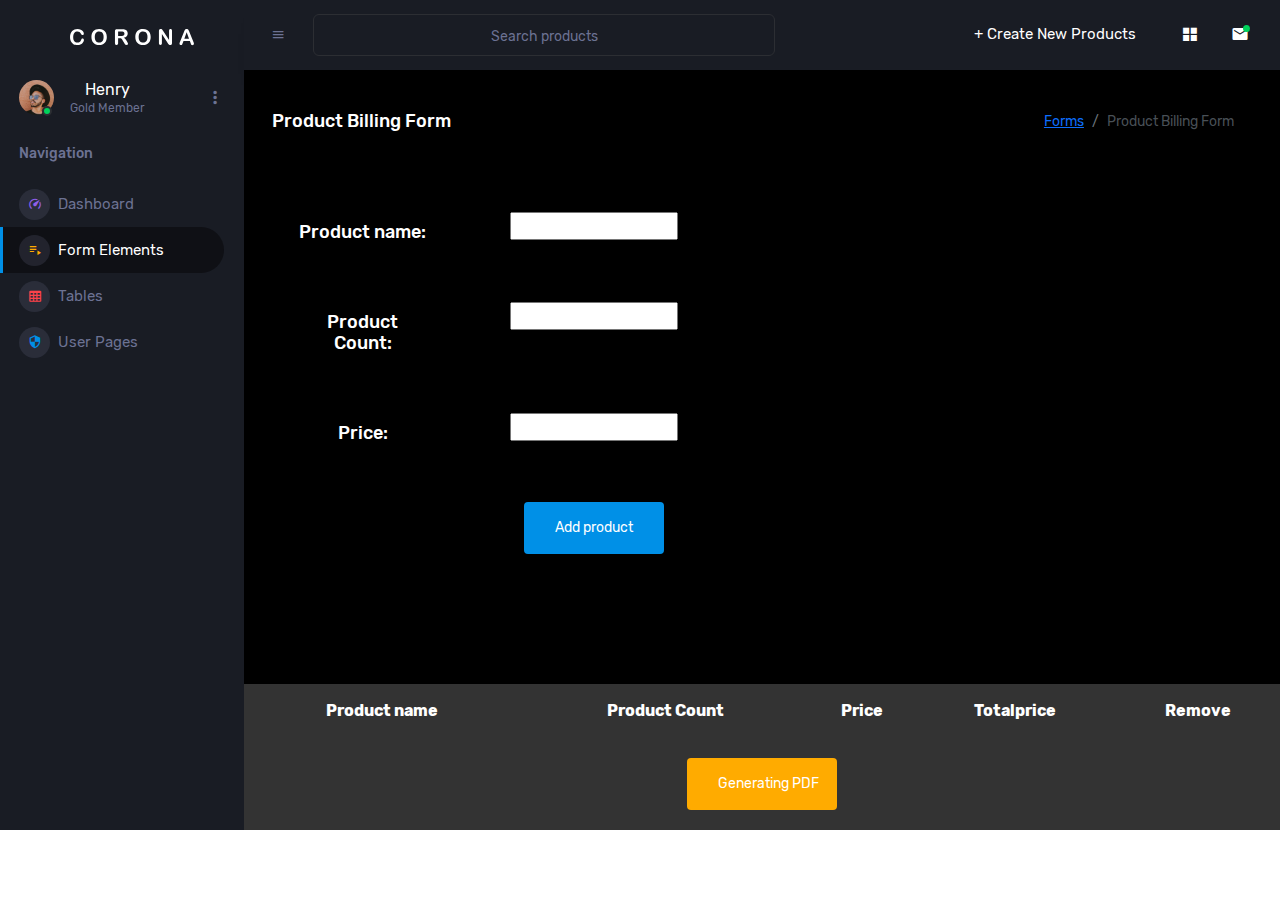
<file: pages/forms/basic_elements.html>
<!DOCTYPE html>
<html lang="en">
  <head>
    <!-- Required meta tags -->
    <meta charset="utf-8">
    <meta name="viewport" content="width=device-width, initial-scale=1, shrink-to-fit=no">
    <title>Electronic products</title>
    <!-- plugins:css -->
    <link rel="stylesheet" href="../../assets/vendors/mdi/css/materialdesignicons.min.css">
    <link rel="stylesheet" href="../../assets/vendors/ti-icons/css/themify-icons.css">
    <link rel="stylesheet" href="../../assets/vendors/css/vendor.bundle.base.css">
    <link rel="stylesheet" href="../../assets/vendors/font-awesome/css/font-awesome.min.css">
    <!-- endinject -->
    <!-- Plugin css for this page -->
    <link rel="stylesheet" href="../../assets/vendors/select2/select2.min.css">
    <link rel="stylesheet" href="../../assets/vendors/select2-bootstrap-theme/select2-bootstrap.min.css">
    <!-- End plugin css for this page -->
    <!-- inject:css -->
    <!-- endinject -->
    <!-- Layout styles -->
    <link rel="stylesheet" href="../../assets/css/style.css">
    <!-- End layout styles -->
    <link rel="shortcut icon" href="../../assets/images/favicon.png" />
    <link rel="stylesheet" href="../../pages/forms/form.css"/>
    <style>
      #none{
        display: block;
      }

    </style>
  </head>
  <body>
    <div class="bgcolor">
    <div class="container-scroller">
      <!-- partial:../../partials/_sidebar.html -->
      <nav class="sidebar sidebar-offcanvas" id="sidebar">
        <div class="sidebar-brand-wrapper d-none d-lg-flex align-items-center justify-content-center fixed-top">
          <a class="sidebar-brand brand-logo" href="../../index.html"><img src="../../assets/images/logo.svg" alt="logo" /></a>
          <a class="sidebar-brand brand-logo-mini" href="../../index.html"><img src="../../assets/images/logo-mini.svg" alt="logo" /></a>
        </div>
        <ul class="nav">
          <li class="nav-item profile">
            <div class="profile-desc">
              <div class="profile-pic">
                <div class="count-indicator">
                  <img class="img-xs rounded-circle " src="../../assets/images/faces/face15.jpg" alt="">
                  <span class="count bg-success"></span>
                </div>
                <div class="profile-name">
                  <h5 class="mb-0 font-weight-normal">Henry </h5>
                  <span>Gold Member</span>
                </div>
              </div>
              <a href="#" id="profile-dropdown" data-bs-toggle="dropdown"><i class="mdi mdi-dots-vertical"></i></a>
              <div class="dropdown-menu dropdown-menu-right sidebar-dropdown preview-list" aria-labelledby="profile-dropdown">
                <a href="#" class="dropdown-item preview-item">
                  <div class="preview-thumbnail">
                    <div class="preview-icon bg-dark rounded-circle">
                      <i class="mdi mdi-cog text-primary"></i>
                    </div>
                  </div>
                  <div class="preview-item-content">
                    <p class="preview-subject ellipsis mb-1 text-small">Account settings</p>
                  </div>
                </a>
                <div class="dropdown-divider"></div>
                <a href="#" class="dropdown-item preview-item">
                  <div class="preview-thumbnail">
                    <div class="preview-icon bg-dark rounded-circle">
                      <i class="mdi mdi-onepassword  text-info"></i>
                    </div>
                  </div>
                  <div class="preview-item-content">
                    <p class="preview-subject ellipsis mb-1 text-small">Change Password</p>
                  </div>
                </a>
                <div class="dropdown-divider"></div>
                <a href="#" class="dropdown-item preview-item">
                  <div class="preview-thumbnail">
                    <div class="preview-icon bg-dark rounded-circle">
                      <i class="mdi mdi-calendar-today text-success"></i>
                    </div>
                  </div>
                  <div class="preview-item-content">
                    <p class="preview-subject ellipsis mb-1 text-small">To-do list</p>
                  </div>
                </a>
              </div>
            </div>
          </li>
          <li class="nav-item nav-category">
            <span class="nav-link">Navigation</span>
          </li>
          <li class="nav-item menu-items">
            <a class="nav-link" href="../../index.html">
              <span class="menu-icon">
                <i class="mdi mdi-speedometer"></i>
              </span>
              <span class="menu-title">Dashboard</span>
            </a>
          </li>
  
          <li class="nav-item menu-items">
            <a class="nav-link" href="../../pages/forms/basic_elements.html">
              <span class="menu-icon">
                <i class="mdi mdi-playlist-play"></i>
              </span>
              <span class="menu-title">Form Elements</span>
              <i class="menu-arrow"></i>
            </a>
          </li>
          <li class="nav-item menu-items">
            <a class="nav-link" href="../../pages/tables/basic-table.html">
              <span class="menu-icon">
                <i class="mdi mdi-table-large"></i>
              </span>
              <span class="menu-title">Tables</span>
              <i class="menu-arrow"></i>
            </a>
          </li>
         
          <li class="nav-item menu-items">
            <a class="nav-link" data-bs-toggle="collapse" href="#auth" aria-expanded="false" aria-controls="auth">
              <span class="menu-icon">
                <i class="mdi mdi-security"></i>
              </span>
              <span class="menu-title">User Pages</span>
              <i class="menu-arrow"></i>
            </a>
            <div class="collapse" id="auth">
              <ul class="nav flex-column sub-menu">
                <li class="nav-item"> <a class="nav-link" href="../../pages/samples/login.html"> Login </a></li>
                <li class="nav-item"> <a class="nav-link" href="../../pages/samples/register.html"> Register </a></li>
               
              </ul>
            </div>
          </li>
        
        </ul>
      </nav>
      <!-- partial -->
      <div class="container-fluid page-body-wrapper">
        <!-- partial:../../partials/_navbar.html -->
        <nav class="navbar p-0 fixed-top d-flex flex-row">
          <div class="navbar-brand-wrapper d-flex d-lg-none align-items-center justify-content-center">
            <a class="navbar-brand brand-logo-mini" href="../../index.html"><img src="../../../assets/images/logo-mini.svg" alt="logo" /></a>
          </div>
          <div class="navbar-menu-wrapper flex-grow d-flex align-items-stretch">
            <button class="navbar-toggler navbar-toggler align-self-center" type="button" data-toggle="minimize">
              <span class="mdi mdi-menu"></span>
            </button>
            <ul class="navbar-nav w-100">
              <li class="nav-item w-100">
                <form class="nav-link mt-2 mt-md-0 d-none d-lg-flex search">
                  <input type="text" class="form-control" placeholder="Search products">
                </form>
              </li>
            </ul>
            <ul class="navbar-nav navbar-nav-right">
              <li class="nav-item dropdown d-none d-lg-block">
                <a class="nav-link btn btn-success create-new-button" id="createbuttonDropdown" data-bs-toggle="dropdown" aria-expanded="false" href="#">+ Create New Products</a>
                <div class="dropdown-menu dropdown-menu-end navbar-dropdown preview-list" aria-labelledby="createbuttonDropdown">
                  <h6 class="p-3 mb-0">Products</h6>
                  <div class="dropdown-divider"></div>
                  <a class="dropdown-item preview-item">
                    <div class="preview-thumbnail">
                      <div class="preview-icon bg-dark rounded-circle">
                        <i class="mdi mdi-file-outline text-primary"></i>
                      </div>
                    </div>
                    <div class="preview-item-content">
                      <p class="preview-subject ellipsis mb-1">washing machine</p>
                    </div>
                  </a>
                  <div class="dropdown-divider"></div>
                  <a class="dropdown-item preview-item">
                    <div class="preview-thumbnail">
                      <div class="preview-icon bg-dark rounded-circle">
                        <i class="mdi mdi-web text-info"></i>
                      </div>
                    </div>
                    <div class="preview-item-content">
                      <p class="preview-subject ellipsis mb-1">Fridge</p>
                    </div>
                  </a>
                  <div class="dropdown-divider"></div>
                  <a class="dropdown-item preview-item">
                    <div class="preview-thumbnail">
                      <div class="preview-icon bg-dark rounded-circle">
                        <i class="mdi mdi-layers text-danger"></i>
                      </div>
                    </div>
                    <div class="preview-item-content">
                      <p class="preview-subject ellipsis mb-1">Air cooler</p>
                    </div>
                  </a>
                  <div class="dropdown-divider"></div>
                  <p class="p-3 mb-0 text-center">See all products</p>
                </div>
              </li>
              <li class="nav-item nav-settings d-none d-lg-block">
                <a class="nav-link" href="#">
                  <i class="mdi mdi-view-grid"></i>
                </a>
              </li>
              <li class="nav-item dropdown border-left">
                <a class="nav-link count-indicator dropdown-toggle" id="messageDropdown" href="#" data-bs-toggle="dropdown" aria-expanded="false">
                  <i class="mdi mdi-email"></i>
                  <span class="count bg-success"></span>
                </a>
               
        </nav>
        <!-- partial -->
        
        <div class="main-panel">
          <div class="content-wrapper">
            <div class="page-header">
              <h3 class="page-title"> Product Billing Form </h3>
              <nav aria-label="breadcrumb">
                <ol class="breadcrumb">
                  <li class="breadcrumb-item"><a href="#">Forms</a></li>
                  <li class="breadcrumb-item active" aria-current="page">Product Billing Form</li>
                </ol>
              </nav>
            </div>
            <div class="bbcolor">
                <div class="col-md-6 grid-margin stretch-card">
                <div class="card">
                  <div class="card-body">
                    <!-- <h4 class="card-title">Billing  Form</h4> -->
                    <p class="card-description"> 
                      <div class="form-group row">
                        <label for="exampleInputUsername2" class="col-sm-4 col-form-label"><h4>Product name:</h4></label>
                        <div class="col-sm-8">
                          <input type="text" placeholder="" id="productname">
                        </div>
                      </div>
                      <div class="form-group row">
                         <label for="exampleInputEmail2" class="col-sm-4 col-form-label"><h4>Product Count:</h4></label>
                        <div class="col-sm-8">
                         <input type="number" placeholder="" id="quantity">
                        </div>
                      </div>
                      <div class="form-group row">
                        <label for="exampleInputMobile" class="col-sm-4 col-form-label"><h4>Price:</h4></label>
                        <div class="col-sm-8">
                          <input type="number" placeholder="" id="price">
                        </div>
                      </div>
                      <div class="form-group row">
                        <label for="exampleInputMobile" class="col-sm-4 col-form-label"><h4></h4></label>
                        <div class="col-sm-8">
                          <button type="submit" id="button" class="btn btn-primary">Add product</button>
                        </div>
                      </div>
                  </div>
                  </div>
                  </div>
                </div>
              </div>
           
              <table id="tableclone">
                <thead>
                    <tr>
                        <th>Product name</th>
                        <th>Product Count</th>
                        <th>Price</th>
                        <th>Totalprice</th>
                        <th id="none">Remove</th>



        
                    </tr>
                </thead>
                <tbody id="datapass">
                  </tbody>
            </table>
              <button id="geneatebtn" class="btn btn-warning">Generating PDF</button>
            <script>
                let buttontag = document.getElementById('button');
                buttontag.addEventListener("click",()=>{
                    let productname = document.getElementById("productname")
                    let quantity = document.getElementById("quantity")
                    let price = document.getElementById("price")
                    console.log(productname.value);
                    console.log(quantity.value);
                    console.log(price.value);
        
                    let datapass = document.getElementById("datapass")
                    console.log("Calculationcount",datapass.rows.length);
                    
                    let rowcheck = datapass.insertRow(datapass.rows.length)
                    console.log("rowcheck",rowcheck);
                     let productnametd = rowcheck.insertCell(0)   
                     console.log(productnametd);
                             
                    let productquantitytd = rowcheck.insertCell(1)
                    let pricetd = rowcheck.insertCell(2)
                    let totaltd = rowcheck.insertCell(3)
                    let removebtn = rowcheck.insertCell(4)
                    productnametd.innerHTML = productname.value
                    productquantitytd.innerHTML = quantity.value
                    pricetd.innerHTML = price.value
                    totaltd.innerHTML = price.value * quantity.value
                    removebtn.innerHTML = '<button type="submit" onclick={removefunction(this)} class="btn btn-danger mb-2">Remove</button>'
        
                })
        
                function removefunction(params) {
                 console.log(params);
                 let rowdata = params.parentNode.parentNode;
                 console.log(rowdata);
                 let removeddata = rowdata.parentNode.removeChild(rowdata);
                 console.log(removeddata);    

                    
                }
                let geneatebtn = document.getElementById("geneatebtn");
                geneatebtn.addEventListener("click",function generatingpdf(e){
                    e.preventDefault();
                    let none = document.getElementById("none")
                    none.style.display="none"
                    


                    
                    let product_table = document.getElementById("tableclone").cloneNode(true)
                    var rows = product_table.getElementsByTagName('tr');
                            for (var i = 0; i < rows.length; i++) { 
                            var cells = rows[i].getElementsByTagName('td');
                            if (cells.length > 0) { 
                             rows[i].deleteCell(cells.length - 1);  
                            }}
                     
                    let entire_table = product_table.outerHTML
                    let newtab = window.open('','_blank');
                    newtab.document.write('<head><style>');
                        newtab.document.write('body { font-family: Arial, sans-serif; }');
                        newtab.document.write('table { border-collapse: collapse; width: 100%; margin-bottom: 20px; }');
                        newtab.document.write('th, td { border: 1px solid #ddd; padding: 8px; text-align: left; }');
                        newtab.document.write('th { background-color: #f2f2f2; }');
                        newtab.document.write('#totalAmount { font-weight: bold; }');
                        newtab.document.write('#invoiceTitle { text-align: center; font-size: 24px; margin-bottom: 20px; }');
                        newtab.document.write('</style>');
                        newtab.document.write('</head><body>');
                            newtab.document.write('<h2 id="invoiceTitle">generate Bill</h2>');
                            newtab.document.write(entire_table);
                            newtab.document.close();
                            newtab.print();
    
                    none.style.display="block"
                })
       
                </script>
              
      
             
          <!-- content-wrapper ends -->
          <!-- partial:../../partials/_footer.html -->
        
          <!-- partial -->
        </div>
        <!-- main-panel ends -->
      </div>
      <!-- page-body-wrapper ends -->
    </div>
    <!-- container-scroller -->
    <!-- plugins:js -->
    <script src="../../assets/vendors/js/vendor.bundle.base.js"></script>
    <!-- endinject -->
    <!-- Plugin js for this page -->
    <script src="../../assets/vendors/select2/select2.min.js"></script>
    <script src="../../assets/vendors/typeahead.js/typeahead.bundle.min.js"></script>
    <!-- End plugin js for this page -->
    <!-- inject:js -->
    <script src="../../assets/js/off-canvas.js"></script>
    <script src="../../assets/js/misc.js"></script>
    <script src="../../assets/js/settings.js"></script>
    <script src="../../assets/js/todolist.js"></script>
    <!-- endinject -->
    <!-- Custom js for this page -->
    <script src="../../assets/js/file-upload.js"></script>
    <script src="../../assets/js/typeahead.js"></script>
    <script src="../../assets/js/select2.js"></script>
    <!-- End custom js for this page -->
  </body>
</html>
</file>
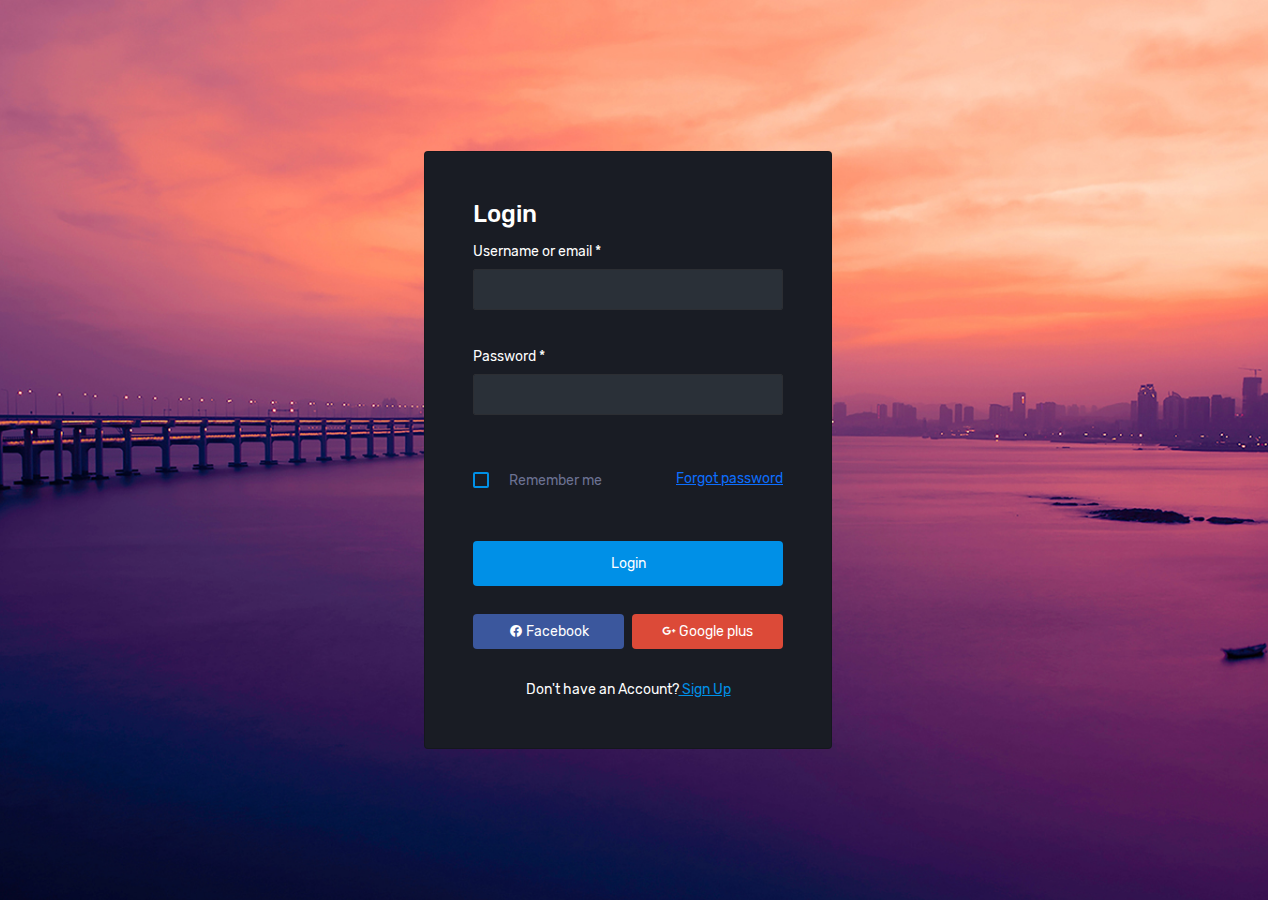
<file: pages/samples/login.html>
<!DOCTYPE html>
<html lang="en">
  <head>
    <!-- Required meta tags -->
    <meta charset="utf-8">
    <meta name="viewport" content="width=device-width, initial-scale=1, shrink-to-fit=no">
    <title>Electronic products</title>
    <!-- plugins:css -->
    <link rel="stylesheet" href="../../assets/vendors/mdi/css/materialdesignicons.min.css">
    <link rel="stylesheet" href="../../assets/vendors/ti-icons/css/themify-icons.css">
    <link rel="stylesheet" href="../../assets/vendors/css/vendor.bundle.base.css">
    <link rel="stylesheet" href="../../assets/vendors/font-awesome/css/font-awesome.min.css">
    <!-- endinject -->
    <!-- Plugin css for this page -->
    <!-- End plugin css for this page -->
    <!-- inject:css -->
    <!-- endinject -->
    <!-- Layout styles -->
    <link rel="stylesheet" href="../../assets/css/style.css">
    <!-- End layout styles -->
    <link rel="shortcut icon" href="../../assets/images/favicon.png" />
  </head>
  <body>
    <div class="container-scroller">
      <div class="container-fluid page-body-wrapper full-page-wrapper">
        <div class="row w-100">
          <div class="content-wrapper full-page-wrapper d-flex align-items-center auth login-bg">
            <div class="card col-lg-4 mx-auto">
              <div class="card-body px-5 py-5">
                <h3 class="card-title text-start mb-3">Login</h3>
                <form>
                  <div class="form-group">
                    <label>Username or email *</label>
                    <input type="text" class="form-control p_input">
                  </div>
                  <div class="form-group">
                    <label>Password *</label>
                    <input type="text" class="form-control p_input">
                  </div>
                  <div class="form-group d-flex align-items-center justify-content-between">
                    <div class="form-check">
                      <label class="form-check-label">
                        <input type="checkbox" class="form-check-input"> Remember me </label>
                    </div>
                    <a href="#" class="forgot-pass">Forgot password</a>
                  </div>
                  <div class="text-center d-grid gap-2">
                    <button type="submit" class="btn btn-primary btn-block enter-btn">Login</button>
                  </div>
                  <div class="d-flex">
                    <button class="btn btn-facebook me-2 col">
                      <i class="mdi mdi-facebook"></i> Facebook </button>
                    <button class="btn btn-google col">
                      <i class="mdi mdi-google-plus"></i> Google plus </button>
                  </div>
                  <p class="sign-up">Don't have an Account?<a href="#"> Sign Up</a></p>
                </form>
              </div>
            </div>
          </div>
          <!-- content-wrapper ends -->
        </div>
        <!-- row ends -->
      </div>
      <!-- page-body-wrapper ends -->
    </div>
    <!-- container-scroller -->
    <!-- plugins:js -->
    <script src="../../assets/vendors/js/vendor.bundle.base.js"></script>
    <!-- endinject -->
    <!-- Plugin js for this page -->
    <!-- End plugin js for this page -->
    <!-- inject:js -->
    <script src="../../assets/js/off-canvas.js"></script>
    <script src="../../assets/js/misc.js"></script>
    <script src="../../assets/js/settings.js"></script>
    <script src="../../assets/js/todolist.js"></script>
    <!-- endinject -->
  </body>
</html>
</file>
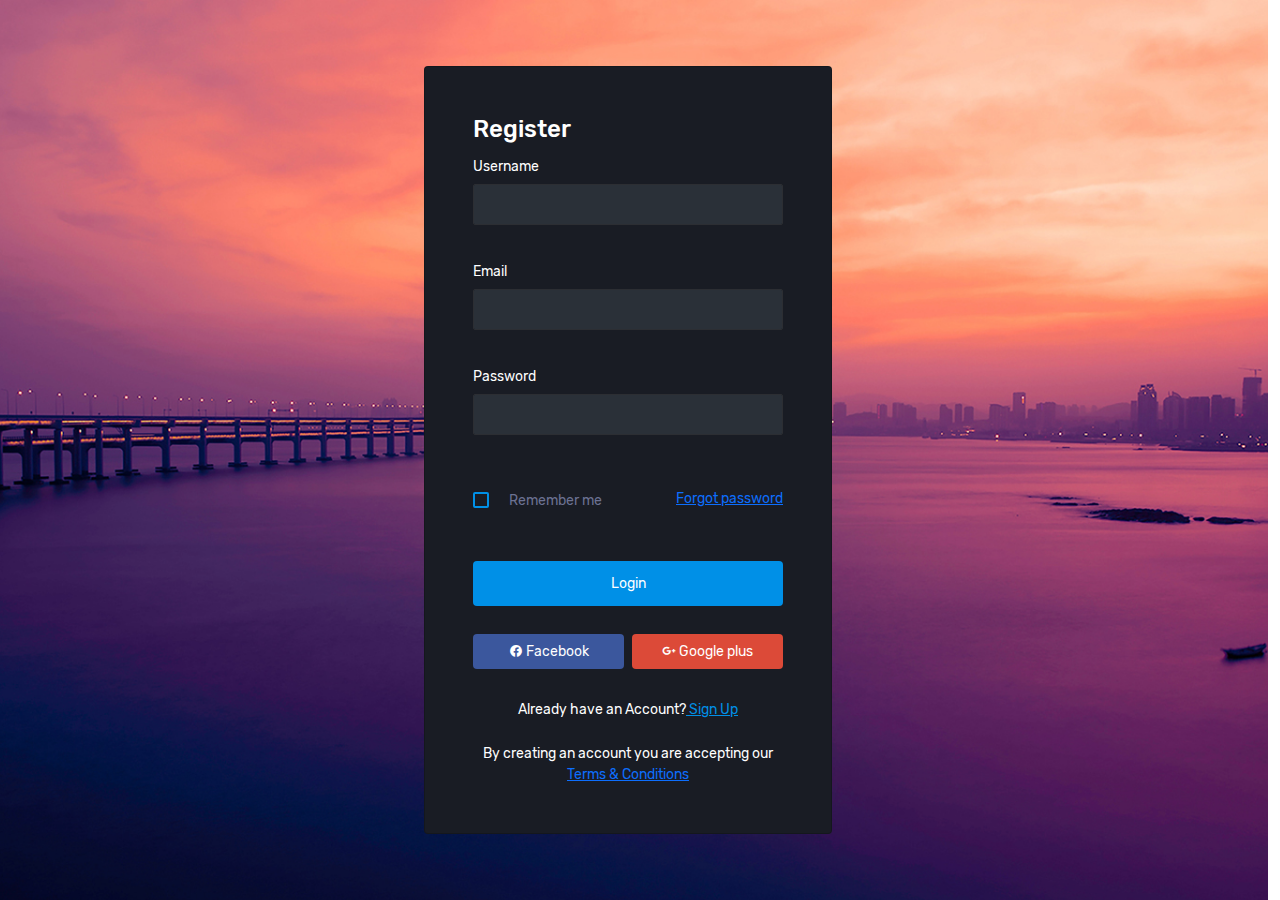
<file: pages/samples/register.html>
<!DOCTYPE html>
<html lang="en">
  <head>
    <!-- Required meta tags -->
    <meta charset="utf-8">
    <meta name="viewport" content="width=device-width, initial-scale=1, shrink-to-fit=no">
    <title>Electronic products</title>
    <!-- plugins:css -->
    <link rel="stylesheet" href="../../assets/vendors/mdi/css/materialdesignicons.min.css">
    <link rel="stylesheet" href="../../assets/vendors/ti-icons/css/themify-icons.css">
    <link rel="stylesheet" href="../../assets/vendors/css/vendor.bundle.base.css">
    <link rel="stylesheet" href="../../assets/vendors/font-awesome/css/font-awesome.min.css">
    <!-- endinject -->
    <!-- Plugin css for this page -->
    <!-- End plugin css for this page -->
    <!-- inject:css -->
    <!-- endinject -->
    <!-- Layout styles -->
    <link rel="stylesheet" href="../../assets/css/style.css">
    <!-- End layout styles -->
    <link rel="shortcut icon" href="../../assets/images/favicon.png" />
  </head>
  <body>
    <div class="container-scroller">
      <div class="container-fluid page-body-wrapper full-page-wrapper">
        <div class="row w-100">
          <div class="content-wrapper full-page-wrapper d-flex align-items-center auth login-bg">
            <div class="card col-lg-4 mx-auto">
              <div class="card-body px-5 py-5">
                <h3 class="card-title text-start mb-3">Register</h3>
                <form>
                  <div class="form-group">
                    <label>Username</label>
                    <input type="text" class="form-control p_input">
                  </div>
                  <div class="form-group">
                    <label>Email</label>
                    <input type="email" class="form-control p_input">
                  </div>
                  <div class="form-group">
                    <label>Password</label>
                    <input type="password" class="form-control p_input">
                  </div>
                  <div class="form-group d-flex align-items-center justify-content-between">
                    <div class="form-check">
                      <label class="form-check-label">
                        <input type="checkbox" class="form-check-input"> Remember me </label>
                    </div>
                    <a href="#" class="forgot-pass">Forgot password</a>
                  </div>
                  <div class="text-center d-grid gap-2">
                    <button type="submit" class="btn btn-primary btn-block enter-btn">Login</button>
                  </div>
                  <div class="d-flex">
                    <button class="btn btn-facebook col me-2">
                      <i class="mdi mdi-facebook"></i> Facebook </button>
                    <button class="btn btn-google col">
                      <i class="mdi mdi-google-plus"></i> Google plus </button>
                  </div>
                  <p class="sign-up text-center">Already have an Account?<a href="#"> Sign Up</a></p>
                  <p class="terms">By creating an account you are accepting our<a href="#"> Terms & Conditions</a></p>
                </form>
              </div>
            </div>
          </div>
          <!-- content-wrapper ends -->
        </div>
        <!-- row ends -->
      </div>
      <!-- page-body-wrapper ends -->
    </div>
    <!-- container-scroller -->
    <!-- plugins:js -->
    <script src="../../assets/vendors/js/vendor.bundle.base.js"></script>
    <!-- endinject -->
    <!-- Plugin js for this page -->
    <!-- End plugin js for this page -->
    <!-- inject:js -->
    <script src="../../assets/js/off-canvas.js"></script>
    <script src="../../assets/js/misc.js"></script>
    <script src="../../assets/js/settings.js"></script>
    <script src="../../assets/js/todolist.js"></script>
    <!-- endinject -->
  </body>
</html>
</file>
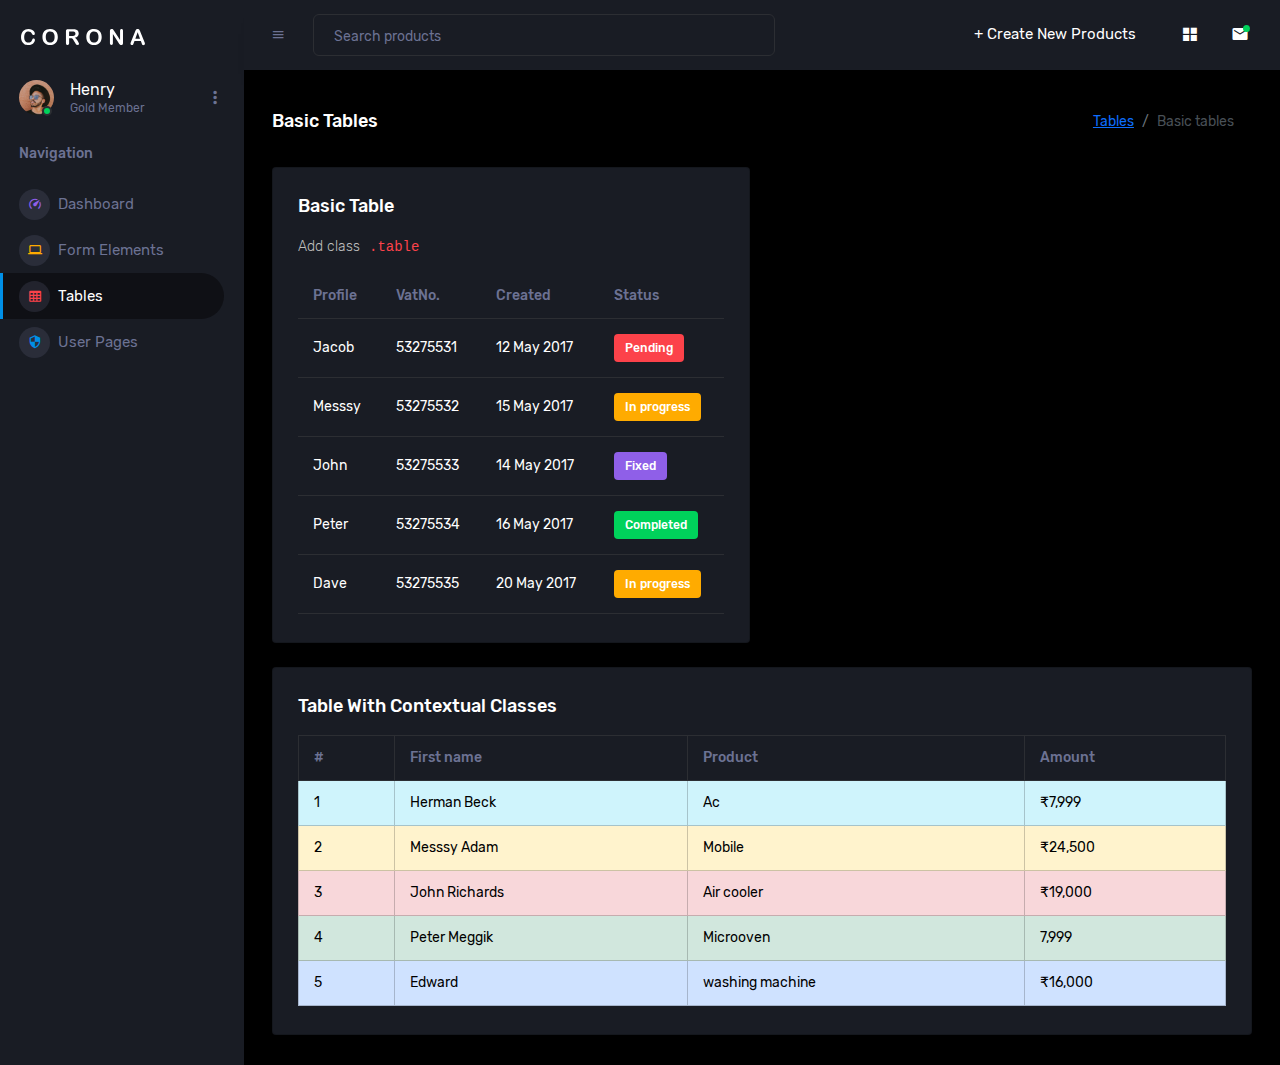
<file: pages/tables/basic-table.html>
<!DOCTYPE html>
<html lang="en">
  <head>
    <!-- Required meta tags -->
    <meta charset="utf-8">
    <meta name="viewport" content="width=device-width, initial-scale=1, shrink-to-fit=no">
    <title>Electronic products</title>
    <!-- plugins:css -->
    <link rel="stylesheet" href="../../assets/vendors/mdi/css/materialdesignicons.min.css">
    <link rel="stylesheet" href="../../assets/vendors/ti-icons/css/themify-icons.css">
    <link rel="stylesheet" href="../../assets/vendors/css/vendor.bundle.base.css">
    <link rel="stylesheet" href="../../assets/vendors/font-awesome/css/font-awesome.min.css">
    <!-- endinject -->
    <!-- Plugin css for this page -->
    <!-- End plugin css for this page -->
    <!-- inject:css -->
    <!-- endinject -->
    <!-- Layout styles -->
    <link rel="stylesheet" href="../../assets/css/style.css">
    <!-- End layout styles -->
    <link rel="shortcut icon" href="../../assets/images/favicon.png" />
  </head>
  <body>
    <div class="container-scroller">
      <!-- partial:../../partials/_sidebar.html -->
      <nav class="sidebar sidebar-offcanvas" id="sidebar">
        <div class="sidebar-brand-wrapper d-none d-lg-flex align-items-center justify-content-center fixed-top">
          <a class="sidebar-brand brand-logo" href="../../index.html"><img src="../../assets/images/logo.svg" alt="logo" /></a>
          <a class="sidebar-brand brand-logo-mini" href="../../index.html"><img src="../../assets/images/logo-mini.svg" alt="logo" /></a>
        </div>
        <ul class="nav">
          <li class="nav-item profile">
            <div class="profile-desc">
              <div class="profile-pic">
                <div class="count-indicator">
                  <img class="img-xs rounded-circle " src="../../assets/images/faces/face15.jpg" alt="">
                  <span class="count bg-success"></span>
                </div>
                <div class="profile-name">
                  <h5 class="mb-0 font-weight-normal">Henry </h5>
                  <span>Gold Member</span>
                </div>
              </div>
              <a href="#" id="profile-dropdown" data-bs-toggle="dropdown"><i class="mdi mdi-dots-vertical"></i></a>
              <div class="dropdown-menu dropdown-menu-right sidebar-dropdown preview-list" aria-labelledby="profile-dropdown">
                <a href="#" class="dropdown-item preview-item">
                  <div class="preview-thumbnail">
                    <div class="preview-icon bg-dark rounded-circle">
                      <i class="mdi mdi-cog text-primary"></i>
                    </div>
                  </div>
                  <div class="preview-item-content">
                    <p class="preview-subject ellipsis mb-1 text-small">Account settings</p>
                  </div>
                </a>
                <div class="dropdown-divider"></div>
                <a href="#" class="dropdown-item preview-item">
                  <div class="preview-thumbnail">
                    <div class="preview-icon bg-dark rounded-circle">
                      <i class="mdi mdi-onepassword  text-info"></i>
                    </div>
                  </div>
                  <div class="preview-item-content">
                    <p class="preview-subject ellipsis mb-1 text-small">Change Password</p>
                  </div>
                </a>
                <div class="dropdown-divider"></div>
                <a href="#" class="dropdown-item preview-item">
                  <div class="preview-thumbnail">
                    <div class="preview-icon bg-dark rounded-circle">
                      <i class="mdi mdi-calendar-today text-success"></i>
                    </div>
                  </div>
                  <div class="preview-item-content">
                    <p class="preview-subject ellipsis mb-1 text-small">To-do list</p>
                  </div>
                </a>
              </div>
            </div>
          </li>
          <li class="nav-item nav-category">
            <span class="nav-link">Navigation</span>
          </li>
          <li class="nav-item menu-items">
            <a class="nav-link" href="../../index.html">
              <span class="menu-icon">
                <i class="mdi mdi-speedometer"></i>
              </span>
              <span class="menu-title">Dashboard</span>
            </a>
          </li>
          <li class="nav-item menu-items">
            <a class="nav-link" data-bs-toggle="collapse" href="#ui-basic" aria-expanded="false" aria-controls="ui-basic">
              <span class="menu-icon">
                <i class="mdi mdi-laptop"></i>
              </span>
              
         
              <span class="menu-title">Form Elements</span>
              <i class="menu-arrow"></i>
            </a>
          </li>
          <li class="nav-item menu-items">
            <a class="nav-link" href="../../pages/tables/basic-table.html">
              <span class="menu-icon">
                <i class="mdi mdi-table-large"></i>
              </span>
              <span class="menu-title">Tables</span>
              <i class="menu-arrow"></i>
            </a>
          </li>
          
          </li>
          <li class="nav-item menu-items">
            <a class="nav-link" data-bs-toggle="collapse" href="#auth" aria-expanded="false" aria-controls="auth">
              <span class="menu-icon">
                <i class="mdi mdi-security"></i>
              </span>
              <span class="menu-title">User Pages</span>
              <i class="menu-arrow"></i>
            </a>
            <div class="collapse" id="auth">
              <ul class="nav flex-column sub-menu">
                <li class="nav-item"> <a class="nav-link" href="../../pages/samples/login.html"> Login </a></li>
                <li class="nav-item"> <a class="nav-link" href="../../pages/samples/register.html"> Register </a></li>
                
            </div>
          </li>
          
        </ul>
      </nav>
      <!-- partial -->
      <div class="container-fluid page-body-wrapper">
        <!-- partial:../../partials/_navbar.html -->
        <nav class="navbar p-0 fixed-top d-flex flex-row">
          <div class="navbar-brand-wrapper d-flex d-lg-none align-items-center justify-content-center">
            <a class="navbar-brand brand-logo-mini" href="../../index.html"><img src="../../../assets/images/logo-mini.svg" alt="logo" /></a>
          </div>
          <div class="navbar-menu-wrapper flex-grow d-flex align-items-stretch">
            <button class="navbar-toggler navbar-toggler align-self-center" type="button" data-toggle="minimize">
              <span class="mdi mdi-menu"></span>
            </button>
            <ul class="navbar-nav w-100">
              <li class="nav-item w-100">
                <form class="nav-link mt-2 mt-md-0 d-none d-lg-flex search">
                  <input type="text" class="form-control" placeholder="Search products">
                </form>
              </li>
            </ul>
            <ul class="navbar-nav navbar-nav-right">
              <li class="nav-item dropdown d-none d-lg-block">
                <a class="nav-link btn btn-success create-new-button" id="createbuttonDropdown" data-bs-toggle="dropdown" aria-expanded="false" href="#">+ Create New Products</a>
                <div class="dropdown-menu dropdown-menu-end navbar-dropdown preview-list" aria-labelledby="createbuttonDropdown">
                  <h6 class="p-3 mb-0">Projects</h6>
                  <div class="dropdown-divider"></div>
                  <a class="dropdown-item preview-item">
                    <div class="preview-thumbnail">
                      <div class="preview-icon bg-dark rounded-circle">
                        <i class="mdi mdi-file-outline text-primary"></i>
                      </div>
                    </div>
                    <div class="preview-item-content">
                      <p class="preview-subject ellipsis mb-1">washing machine</p>
                    </div>
                  </a>
                  <div class="dropdown-divider"></div>
                  <a class="dropdown-item preview-item">
                    <div class="preview-thumbnail">
                      <div class="preview-icon bg-dark rounded-circle">
                        <i class="mdi mdi-web text-info"></i>
                      </div>
                    </div>
                    <div class="preview-item-content">
                      <p class="preview-subject ellipsis mb-1">AC</p>
                    </div>
                  </a>
                  <div class="dropdown-divider"></div>
                  <a class="dropdown-item preview-item">
                    <div class="preview-thumbnail">
                      <div class="preview-icon bg-dark rounded-circle">
                        <i class="mdi mdi-layers text-danger"></i>
                      </div>
                    </div>
                    <div class="preview-item-content">
                      <p class="preview-subject ellipsis mb-1">Air Cooler</p>
                    </div>
                  </a>
                  <div class="dropdown-divider"></div>
                  <p class="p-3 mb-0 text-center">See all products</p>
                </div>
              </li>
              <li class="nav-item nav-settings d-none d-lg-block">
                <a class="nav-link" href="#">
                  <i class="mdi mdi-view-grid"></i>
                </a>
              </li>
              <li class="nav-item dropdown border-left">
                <a class="nav-link count-indicator dropdown-toggle" id="messageDropdown" href="#" data-bs-toggle="dropdown" aria-expanded="false">
                  <i class="mdi mdi-email"></i>
                  <span class="count bg-success"></span>
                </a>
                
        </nav>
        <!-- partial -->
        <div class="main-panel">
          <div class="content-wrapper">
            <div class="page-header">
              <h3 class="page-title"> Basic Tables </h3>
              <nav aria-label="breadcrumb">
                <ol class="breadcrumb">
                  <li class="breadcrumb-item"><a href="#">Tables</a></li>
                  <li class="breadcrumb-item active" aria-current="page">Basic tables</li>
                </ol>
              </nav>
            </div>
            <div class="row">
              <div class="col-lg-6 grid-margin stretch-card">
                <div class="card">
                  <div class="card-body">
                    <h4 class="card-title">Basic Table</h4>
                    <p class="card-description"> Add class <code>.table</code>
                    </p>
                    <div class="table-responsive">
                      <table class="table">
                        <thead>
                          <tr>
                            <th>Profile</th>
                            <th>VatNo.</th>
                            <th>Created</th>
                            <th>Status</th>
                          </tr>
                        </thead>
                        <tbody>
                          <tr>
                            <td>Jacob</td>
                            <td>53275531</td>
                            <td>12 May 2017</td>
                            <td><label class="badge badge-danger">Pending</label></td>
                          </tr>
                          <tr>
                            <td>Messsy</td>
                            <td>53275532</td>
                            <td>15 May 2017</td>
                            <td><label class="badge badge-warning">In progress</label></td>
                          </tr>
                          <tr>
                            <td>John</td>
                            <td>53275533</td>
                            <td>14 May 2017</td>
                            <td><label class="badge badge-info">Fixed</label></td>
                          </tr>
                          <tr>
                            <td>Peter</td>
                            <td>53275534</td>
                            <td>16 May 2017</td>
                            <td><label class="badge badge-success">Completed</label></td>
                          </tr>
                          <tr>
                            <td>Dave</td>
                            <td>53275535</td>
                            <td>20 May 2017</td>
                            <td><label class="badge badge-warning">In progress</label></td>
                          </tr>
                        </tbody>
                      </table>
                    </div>
                  </div>
                </div>
              </div>
  
             
             
                <div class="col-lg-12 stretch-card">
                <div class="card">
                  <div class="card-body">
                    <h4 class="card-title">Table with contextual classes</h4>
                    </p>
                    <div class="table-responsive">
                      <table class="table table-bordered">
                        <thead>
                          <tr>
                            <th> # </th>
                            <th> First name </th>
                            <th> Product </th>
                            <th> Amount </th>
                          
                          </tr>
                        </thead>
                        <tbody>
                          <tr class="table-info">
                            <td> 1 </td>
                            <td> Herman Beck </td>
                            <td> Ac </td>
                            <td> ₹7,999 </td>
                           
                          </tr>
                          <tr class="table-warning">
                            <td> 2 </td>
                            <td> Messsy Adam </td>
                            <td> Mobile </td>
                            <td> ₹24,500 </td>
                            
                          </tr>
                          <tr class="table-danger">
                            <td> 3 </td>
                            <td> John Richards </td>
                            <td> Air cooler </td>
                            <td> ₹19,000 </td>
                          
                          </tr>
                          <tr class="table-success">
                            <td> 4 </td>
                            <td> Peter Meggik </td>
                            <td> Microoven</td>
                            <td> 7,999 </td>
                           
                          </tr>
                          <tr class="table-primary">
                            <td> 5 </td>
                            <td> Edward </td>
                            <td> washing machine </td>
                            <td> ₹16,000 </td>
                            
                          </tr>
                        </tbody>
                      </table>
                    </div>
                  </div>
                </div>
              </div>
            </div>
          </div>
          <!-- content-wrapper ends -->
          <!-- partial:../../partials/_footer.html -->
         
          <!-- partial -->
        </div>
        <!-- main-panel ends -->
      </div>
      <!-- page-body-wrapper ends -->
    </div>
    <!-- container-scroller -->
    <!-- plugins:js -->
    <script src="../../assets/vendors/js/vendor.bundle.base.js"></script>
    <!-- endinject -->
    <!-- Plugin js for this page -->
    <!-- End plugin js for this page -->
    <!-- inject:js -->
    <script src="../../assets/js/off-canvas.js"></script>
    <script src="../../assets/js/misc.js"></script>
    <script src="../../assets/js/settings.js"></script>
    <script src="../../assets/js/todolist.js"></script>
    <!-- endinject -->
    <!-- Custom js for this page -->
    <!-- End custom js for this page -->
  </body>
</html>
</file>
<file: assets/vendors/ti-icons/css/themify-icons.css>
@font-face {
	font-family: 'themify';
	src:url('../fonts/themify.eot');
	src:url('../fonts/themify.eot?#iefix') format('embedded-opentype'),
		url('../fonts/themify.woff') format('woff'),
		url('../fonts/themify.ttf') format('truetype'),
		url('../fonts/themify.svg') format('svg');
	font-weight: normal;
	font-style: normal;
}

[class^="ti-"], [class*=" ti-"] {
	font-family: 'themify';
	speak: none;
	font-style: normal;
	font-weight: normal;
	font-variant: normal;
	text-transform: none;
	line-height: 1;

	/* Better Font Rendering =========== */
	-webkit-font-smoothing: antialiased;
	-moz-osx-font-smoothing: grayscale;
}

.ti-wand:before {
	content: "\e600";
}
.ti-volume:before {
	content: "\e601";
}
.ti-user:before {
	content: "\e602";
}
.ti-unlock:before {
	content: "\e603";
}
.ti-unlink:before {
	content: "\e604";
}
.ti-trash:before {
	content: "\e605";
}
.ti-thought:before {
	content: "\e606";
}
.ti-target:before {
	content: "\e607";
}
.ti-tag:before {
	content: "\e608";
}
.ti-tablet:before {
	content: "\e609";
}
.ti-star:before {
	content: "\e60a";
}
.ti-spray:before {
	content: "\e60b";
}
.ti-signal:before {
	content: "\e60c";
}
.ti-shopping-cart:before {
	content: "\e60d";
}
.ti-shopping-cart-full:before {
	content: "\e60e";
}
.ti-settings:before {
	content: "\e60f";
}
.ti-search:before {
	content: "\e610";
}
.ti-zoom-in:before {
	content: "\e611";
}
.ti-zoom-out:before {
	content: "\e612";
}
.ti-cut:before {
	content: "\e613";
}
.ti-ruler:before {
	content: "\e614";
}
.ti-ruler-pencil:before {
	content: "\e615";
}
.ti-ruler-alt:before {
	content: "\e616";
}
.ti-bookmark:before {
	content: "\e617";
}
.ti-bookmark-alt:before {
	content: "\e618";
}
.ti-reload:before {
	content: "\e619";
}
.ti-plus:before {
	content: "\e61a";
}
.ti-pin:before {
	content: "\e61b";
}
.ti-pencil:before {
	content: "\e61c";
}
.ti-pencil-alt:before {
	content: "\e61d";
}
.ti-paint-roller:before {
	content: "\e61e";
}
.ti-paint-bucket:before {
	content: "\e61f";
}
.ti-na:before {
	content: "\e620";
}
.ti-mobile:before {
	content: "\e621";
}
.ti-minus:before {
	content: "\e622";
}
.ti-medall:before {
	content: "\e623";
}
.ti-medall-alt:before {
	content: "\e624";
}
.ti-marker:before {
	content: "\e625";
}
.ti-marker-alt:before {
	content: "\e626";
}
.ti-arrow-up:before {
	content: "\e627";
}
.ti-arrow-right:before {
	content: "\e628";
}
.ti-arrow-left:before {
	content: "\e629";
}
.ti-arrow-down:before {
	content: "\e62a";
}
.ti-lock:before {
	content: "\e62b";
}
.ti-location-arrow:before {
	content: "\e62c";
}
.ti-link:before {
	content: "\e62d";
}
.ti-layout:before {
	content: "\e62e";
}
.ti-layers:before {
	content: "\e62f";
}
.ti-layers-alt:before {
	content: "\e630";
}
.ti-key:before {
	content: "\e631";
}
.ti-import:before {
	content: "\e632";
}
.ti-image:before {
	content: "\e633";
}
.ti-heart:before {
	content: "\e634";
}
.ti-heart-broken:before {
	content: "\e635";
}
.ti-hand-stop:before {
	content: "\e636";
}
.ti-hand-open:before {
	content: "\e637";
}
.ti-hand-drag:before {
	content: "\e638";
}
.ti-folder:before {
	content: "\e639";
}
.ti-flag:before {
	content: "\e63a";
}
.ti-flag-alt:before {
	content: "\e63b";
}
.ti-flag-alt-2:before {
	content: "\e63c";
}
.ti-eye:before {
	content: "\e63d";
}
.ti-export:before {
	content: "\e63e";
}
.ti-exchange-vertical:before {
	content: "\e63f";
}
.ti-desktop:before {
	content: "\e640";
}
.ti-cup:before {
	content: "\e641";
}
.ti-crown:before {
	content: "\e642";
}
.ti-comments:before {
	content: "\e643";
}
.ti-comment:before {
	content: "\e644";
}
.ti-comment-alt:before {
	content: "\e645";
}
.ti-close:before {
	content: "\e646";
}
.ti-clip:before {
	content: "\e647";
}
.ti-angle-up:before {
	content: "\e648";
}
.ti-angle-right:before {
	content: "\e649";
}
.ti-angle-left:before {
	content: "\e64a";
}
.ti-angle-down:before {
	content: "\e64b";
}
.ti-check:before {
	content: "\e64c";
}
.ti-check-box:before {
	content: "\e64d";
}
.ti-camera:before {
	content: "\e64e";
}
.ti-announcement:before {
	content: "\e64f";
}
.ti-brush:before {
	content: "\e650";
}
.ti-briefcase:before {
	content: "\e651";
}
.ti-bolt:before {
	content: "\e652";
}
.ti-bolt-alt:before {
	content: "\e653";
}
.ti-blackboard:before {
	content: "\e654";
}
.ti-bag:before {
	content: "\e655";
}
.ti-move:before {
	content: "\e656";
}
.ti-arrows-vertical:before {
	content: "\e657";
}
.ti-arrows-horizontal:before {
	content: "\e658";
}
.ti-fullscreen:before {
	content: "\e659";
}
.ti-arrow-top-right:before {
	content: "\e65a";
}
.ti-arrow-top-left:before {
	content: "\e65b";
}
.ti-arrow-circle-up:before {
	content: "\e65c";
}
.ti-arrow-circle-right:before {
	content: "\e65d";
}
.ti-arrow-circle-left:before {
	content: "\e65e";
}
.ti-arrow-circle-down:before {
	content: "\e65f";
}
.ti-angle-double-up:before {
	content: "\e660";
}
.ti-angle-double-right:before {
	content: "\e661";
}
.ti-angle-double-left:before {
	content: "\e662";
}
.ti-angle-double-down:before {
	content: "\e663";
}
.ti-zip:before {
	content: "\e664";
}
.ti-world:before {
	content: "\e665";
}
.ti-wheelchair:before {
	content: "\e666";
}
.ti-view-list:before {
	content: "\e667";
}
.ti-view-list-alt:before {
	content: "\e668";
}
.ti-view-grid:before {
	content: "\e669";
}
.ti-uppercase:before {
	content: "\e66a";
}
.ti-upload:before {
	content: "\e66b";
}
.ti-underline:before {
	content: "\e66c";
}
.ti-truck:before {
	content: "\e66d";
}
.ti-timer:before {
	content: "\e66e";
}
.ti-ticket:before {
	content: "\e66f";
}
.ti-thumb-up:before {
	content: "\e670";
}
.ti-thumb-down:before {
	content: "\e671";
}
.ti-text:before {
	content: "\e672";
}
.ti-stats-up:before {
	content: "\e673";
}
.ti-stats-down:before {
	content: "\e674";
}
.ti-split-v:before {
	content: "\e675";
}
.ti-split-h:before {
	content: "\e676";
}
.ti-smallcap:before {
	content: "\e677";
}
.ti-shine:before {
	content: "\e678";
}
.ti-shift-right:before {
	content: "\e679";
}
.ti-shift-left:before {
	content: "\e67a";
}
.ti-shield:before {
	content: "\e67b";
}
.ti-notepad:before {
	content: "\e67c";
}
.ti-server:before {
	content: "\e67d";
}
.ti-quote-right:before {
	content: "\e67e";
}
.ti-quote-left:before {
	content: "\e67f";
}
.ti-pulse:before {
	content: "\e680";
}
.ti-printer:before {
	content: "\e681";
}
.ti-power-off:before {
	content: "\e682";
}
.ti-plug:before {
	content: "\e683";
}
.ti-pie-chart:before {
	content: "\e684";
}
.ti-paragraph:before {
	content: "\e685";
}
.ti-panel:before {
	content: "\e686";
}
.ti-package:before {
	content: "\e687";
}
.ti-music:before {
	content: "\e688";
}
.ti-music-alt:before {
	content: "\e689";
}
.ti-mouse:before {
	content: "\e68a";
}
.ti-mouse-alt:before {
	content: "\e68b";
}
.ti-money:before {
	content: "\e68c";
}
.ti-microphone:before {
	content: "\e68d";
}
.ti-menu:before {
	content: "\e68e";
}
.ti-menu-alt:before {
	content: "\e68f";
}
.ti-map:before {
	content: "\e690";
}
.ti-map-alt:before {
	content: "\e691";
}
.ti-loop:before {
	content: "\e692";
}
.ti-location-pin:before {
	content: "\e693";
}
.ti-list:before {
	content: "\e694";
}
.ti-light-bulb:before {
	content: "\e695";
}
.ti-Italic:before {
	content: "\e696";
}
.ti-info:before {
	content: "\e697";
}
.ti-infinite:before {
	content: "\e698";
}
.ti-id-badge:before {
	content: "\e699";
}
.ti-hummer:before {
	content: "\e69a";
}
.ti-home:before {
	content: "\e69b";
}
.ti-help:before {
	content: "\e69c";
}
.ti-headphone:before {
	content: "\e69d";
}
.ti-harddrives:before {
	content: "\e69e";
}
.ti-harddrive:before {
	content: "\e69f";
}
.ti-gift:before {
	content: "\e6a0";
}
.ti-game:before {
	content: "\e6a1";
}
.ti-filter:before {
	content: "\e6a2";
}
.ti-files:before {
	content: "\e6a3";
}
.ti-file:before {
	content: "\e6a4";
}
.ti-eraser:before {
	content: "\e6a5";
}
.ti-envelope:before {
	content: "\e6a6";
}
.ti-download:before {
	content: "\e6a7";
}
.ti-direction:before {
	content: "\e6a8";
}
.ti-direction-alt:before {
	content: "\e6a9";
}
.ti-dashboard:before {
	content: "\e6aa";
}
.ti-control-stop:before {
	content: "\e6ab";
}
.ti-control-shuffle:before {
	content: "\e6ac";
}
.ti-control-play:before {
	content: "\e6ad";
}
.ti-control-pause:before {
	content: "\e6ae";
}
.ti-control-forward:before {
	content: "\e6af";
}
.ti-control-backward:before {
	content: "\e6b0";
}
.ti-cloud:before {
	content: "\e6b1";
}
.ti-cloud-up:before {
	content: "\e6b2";
}
.ti-cloud-down:before {
	content: "\e6b3";
}
.ti-clipboard:before {
	content: "\e6b4";
}
.ti-car:before {
	content: "\e6b5";
}
.ti-calendar:before {
	content: "\e6b6";
}
.ti-book:before {
	content: "\e6b7";
}
.ti-bell:before {
	content: "\e6b8";
}
.ti-basketball:before {
	content: "\e6b9";
}
.ti-bar-chart:before {
	content: "\e6ba";
}
.ti-bar-chart-alt:before {
	content: "\e6bb";
}
.ti-back-right:before {
	content: "\e6bc";
}
.ti-back-left:before {
	content: "\e6bd";
}
.ti-arrows-corner:before {
	content: "\e6be";
}
.ti-archive:before {
	content: "\e6bf";
}
.ti-anchor:before {
	content: "\e6c0";
}
.ti-align-right:before {
	content: "\e6c1";
}
.ti-align-left:before {
	content: "\e6c2";
}
.ti-align-justify:before {
	content: "\e6c3";
}
.ti-align-center:before {
	content: "\e6c4";
}
.ti-alert:before {
	content: "\e6c5";
}
.ti-alarm-clock:before {
	content: "\e6c6";
}
.ti-agenda:before {
	content: "\e6c7";
}
.ti-write:before {
	content: "\e6c8";
}
.ti-window:before {
	content: "\e6c9";
}
.ti-widgetized:before {
	content: "\e6ca";
}
.ti-widget:before {
	content: "\e6cb";
}
.ti-widget-alt:before {
	content: "\e6cc";
}
.ti-wallet:before {
	content: "\e6cd";
}
.ti-video-clapper:before {
	content: "\e6ce";
}
.ti-video-camera:before {
	content: "\e6cf";
}
.ti-vector:before {
	content: "\e6d0";
}
.ti-themify-logo:before {
	content: "\e6d1";
}
.ti-themify-favicon:before {
	content: "\e6d2";
}
.ti-themify-favicon-alt:before {
	content: "\e6d3";
}
.ti-support:before {
	content: "\e6d4";
}
.ti-stamp:before {
	content: "\e6d5";
}
.ti-split-v-alt:before {
	content: "\e6d6";
}
.ti-slice:before {
	content: "\e6d7";
}
.ti-shortcode:before {
	content: "\e6d8";
}
.ti-shift-right-alt:before {
	content: "\e6d9";
}
.ti-shift-left-alt:before {
	content: "\e6da";
}
.ti-ruler-alt-2:before {
	content: "\e6db";
}
.ti-receipt:before {
	content: "\e6dc";
}
.ti-pin2:before {
	content: "\e6dd";
}
.ti-pin-alt:before {
	content: "\e6de";
}
.ti-pencil-alt2:before {
	content: "\e6df";
}
.ti-palette:before {
	content: "\e6e0";
}
.ti-more:before {
	content: "\e6e1";
}
.ti-more-alt:before {
	content: "\e6e2";
}
.ti-microphone-alt:before {
	content: "\e6e3";
}
.ti-magnet:before {
	content: "\e6e4";
}
.ti-line-double:before {
	content: "\e6e5";
}
.ti-line-dotted:before {
	content: "\e6e6";
}
.ti-line-dashed:before {
	content: "\e6e7";
}
.ti-layout-width-full:before {
	content: "\e6e8";
}
.ti-layout-width-default:before {
	content: "\e6e9";
}
.ti-layout-width-default-alt:before {
	content: "\e6ea";
}
.ti-layout-tab:before {
	content: "\e6eb";
}
.ti-layout-tab-window:before {
	content: "\e6ec";
}
.ti-layout-tab-v:before {
	content: "\e6ed";
}
.ti-layout-tab-min:before {
	content: "\e6ee";
}
.ti-layout-slider:before {
	content: "\e6ef";
}
.ti-layout-slider-alt:before {
	content: "\e6f0";
}
.ti-layout-sidebar-right:before {
	content: "\e6f1";
}
.ti-layout-sidebar-none:before {
	content: "\e6f2";
}
.ti-layout-sidebar-left:before {
	content: "\e6f3";
}
.ti-layout-placeholder:before {
	content: "\e6f4";
}
.ti-layout-menu:before {
	content: "\e6f5";
}
.ti-layout-menu-v:before {
	content: "\e6f6";
}
.ti-layout-menu-separated:before {
	content: "\e6f7";
}
.ti-layout-menu-full:before {
	content: "\e6f8";
}
.ti-layout-media-right-alt:before {
	content: "\e6f9";
}
.ti-layout-media-right:before {
	content: "\e6fa";
}
.ti-layout-media-overlay:before {
	content: "\e6fb";
}
.ti-layout-media-overlay-alt:before {
	content: "\e6fc";
}
.ti-layout-media-overlay-alt-2:before {
	content: "\e6fd";
}
.ti-layout-media-left-alt:before {
	content: "\e6fe";
}
.ti-layout-media-left:before {
	content: "\e6ff";
}
.ti-layout-media-center-alt:before {
	content: "\e700";
}
.ti-layout-media-center:before {
	content: "\e701";
}
.ti-layout-list-thumb:before {
	content: "\e702";
}
.ti-layout-list-thumb-alt:before {
	content: "\e703";
}
.ti-layout-list-post:before {
	content: "\e704";
}
.ti-layout-list-large-image:before {
	content: "\e705";
}
.ti-layout-line-solid:before {
	content: "\e706";
}
.ti-layout-grid4:before {
	content: "\e707";
}
.ti-layout-grid3:before {
	content: "\e708";
}
.ti-layout-grid2:before {
	content: "\e709";
}
.ti-layout-grid2-thumb:before {
	content: "\e70a";
}
.ti-layout-cta-right:before {
	content: "\e70b";
}
.ti-layout-cta-left:before {
	content: "\e70c";
}
.ti-layout-cta-center:before {
	content: "\e70d";
}
.ti-layout-cta-btn-right:before {
	content: "\e70e";
}
.ti-layout-cta-btn-left:before {
	content: "\e70f";
}
.ti-layout-column4:before {
	content: "\e710";
}
.ti-layout-column3:before {
	content: "\e711";
}
.ti-layout-column2:before {
	content: "\e712";
}
.ti-layout-accordion-separated:before {
	content: "\e713";
}
.ti-layout-accordion-merged:before {
	content: "\e714";
}
.ti-layout-accordion-list:before {
	content: "\e715";
}
.ti-ink-pen:before {
	content: "\e716";
}
.ti-info-alt:before {
	content: "\e717";
}
.ti-help-alt:before {
	content: "\e718";
}
.ti-headphone-alt:before {
	content: "\e719";
}
.ti-hand-point-up:before {
	content: "\e71a";
}
.ti-hand-point-right:before {
	content: "\e71b";
}
.ti-hand-point-left:before {
	content: "\e71c";
}
.ti-hand-point-down:before {
	content: "\e71d";
}
.ti-gallery:before {
	content: "\e71e";
}
.ti-face-smile:before {
	content: "\e71f";
}
.ti-face-sad:before {
	content: "\e720";
}
.ti-credit-card:before {
	content: "\e721";
}
.ti-control-skip-forward:before {
	content: "\e722";
}
.ti-control-skip-backward:before {
	content: "\e723";
}
.ti-control-record:before {
	content: "\e724";
}
.ti-control-eject:before {
	content: "\e725";
}
.ti-comments-smiley:before {
	content: "\e726";
}
.ti-brush-alt:before {
	content: "\e727";
}
.ti-youtube:before {
	content: "\e728";
}
.ti-vimeo:before {
	content: "\e729";
}
.ti-twitter:before {
	content: "\e72a";
}
.ti-time:before {
	content: "\e72b";
}
.ti-tumblr:before {
	content: "\e72c";
}
.ti-skype:before {
	content: "\e72d";
}
.ti-share:before {
	content: "\e72e";
}
.ti-share-alt:before {
	content: "\e72f";
}
.ti-rocket:before {
	content: "\e730";
}
.ti-pinterest:before {
	content: "\e731";
}
.ti-new-window:before {
	content: "\e732";
}
.ti-microsoft:before {
	content: "\e733";
}
.ti-list-ol:before {
	content: "\e734";
}
.ti-linkedin:before {
	content: "\e735";
}
.ti-layout-sidebar-2:before {
	content: "\e736";
}
.ti-layout-grid4-alt:before {
	content: "\e737";
}
.ti-layout-grid3-alt:before {
	content: "\e738";
}
.ti-layout-grid2-alt:before {
	content: "\e739";
}
.ti-layout-column4-alt:before {
	content: "\e73a";
}
.ti-layout-column3-alt:before {
	content: "\e73b";
}
.ti-layout-column2-alt:before {
	content: "\e73c";
}
.ti-instagram:before {
	content: "\e73d";
}
.ti-google:before {
	content: "\e73e";
}
.ti-github:before {
	content: "\e73f";
}
.ti-flickr:before {
	content: "\e740";
}
.ti-facebook:before {
	content: "\e741";
}
.ti-dropbox:before {
	content: "\e742";
}
.ti-dribbble:before {
	content: "\e743";
}
.ti-apple:before {
	content: "\e744";
}
.ti-android:before {
	content: "\e745";
}
.ti-save:before {
	content: "\e746";
}
.ti-save-alt:before {
	content: "\e747";
}
.ti-yahoo:before {
	content: "\e748";
}
.ti-wordpress:before {
	content: "\e749";
}
.ti-vimeo-alt:before {
	content: "\e74a";
}
.ti-twitter-alt:before {
	content: "\e74b";
}
.ti-tumblr-alt:before {
	content: "\e74c";
}
.ti-trello:before {
	content: "\e74d";
}
.ti-stack-overflow:before {
	content: "\e74e";
}
.ti-soundcloud:before {
	content: "\e74f";
}
.ti-sharethis:before {
	content: "\e750";
}
.ti-sharethis-alt:before {
	content: "\e751";
}
.ti-reddit:before {
	content: "\e752";
}
.ti-pinterest-alt:before {
	content: "\e753";
}
.ti-microsoft-alt:before {
	content: "\e754";
}
.ti-linux:before {
	content: "\e755";
}
.ti-jsfiddle:before {
	content: "\e756";
}
.ti-joomla:before {
	content: "\e757";
}
.ti-html5:before {
	content: "\e758";
}
.ti-flickr-alt:before {
	content: "\e759";
}
.ti-email:before {
	content: "\e75a";
}
.ti-drupal:before {
	content: "\e75b";
}
.ti-dropbox-alt:before {
	content: "\e75c";
}
.ti-css3:before {
	content: "\e75d";
}
.ti-rss:before {
	content: "\e75e";
}
.ti-rss-alt:before {
	content: "\e75f";
}
</file>
<file: assets/vendors/css/vendor.bundle.base.css>
/*
 * Container style
 */
.ps {
  overflow: hidden !important;
  overflow-anchor: none;
  -ms-overflow-style: none;
  touch-action: auto;
  -ms-touch-action: auto;
}

/*
 * Scrollbar rail styles
 */
.ps__rail-x {
  display: none;
  opacity: 0;
  transition: background-color .2s linear, opacity .2s linear;
  -webkit-transition: background-color .2s linear, opacity .2s linear;
  height: 15px;
  /* there must be 'bottom' or 'top' for ps__rail-x */
  bottom: 0px;
  /* please don't change 'position' */
  position: absolute;
}

.ps__rail-y {
  display: none;
  opacity: 0;
  transition: background-color .2s linear, opacity .2s linear;
  -webkit-transition: background-color .2s linear, opacity .2s linear;
  width: 15px;
  /* there must be 'right' or 'left' for ps__rail-y */
  right: 0;
  /* please don't change 'position' */
  position: absolute;
}

.ps--active-x > .ps__rail-x,
.ps--active-y > .ps__rail-y {
  display: block;
  background-color: transparent;
}

.ps:hover > .ps__rail-x,
.ps:hover > .ps__rail-y,
.ps--focus > .ps__rail-x,
.ps--focus > .ps__rail-y,
.ps--scrolling-x > .ps__rail-x,
.ps--scrolling-y > .ps__rail-y {
  opacity: 0.6;
}

.ps .ps__rail-x:hover,
.ps .ps__rail-y:hover,
.ps .ps__rail-x:focus,
.ps .ps__rail-y:focus,
.ps .ps__rail-x.ps--clicking,
.ps .ps__rail-y.ps--clicking {
  background-color: #eee;
  opacity: 0.9;
}

/*
 * Scrollbar thumb styles
 */
.ps__thumb-x {
  background-color: #aaa;
  border-radius: 6px;
  transition: background-color .2s linear, height .2s ease-in-out;
  -webkit-transition: background-color .2s linear, height .2s ease-in-out;
  height: 6px;
  /* there must be 'bottom' for ps__thumb-x */
  bottom: 2px;
  /* please don't change 'position' */
  position: absolute;
}

.ps__thumb-y {
  background-color: #aaa;
  border-radius: 6px;
  transition: background-color .2s linear, width .2s ease-in-out;
  -webkit-transition: background-color .2s linear, width .2s ease-in-out;
  width: 6px;
  /* there must be 'right' for ps__thumb-y */
  right: 2px;
  /* please don't change 'position' */
  position: absolute;
}

.ps__rail-x:hover > .ps__thumb-x,
.ps__rail-x:focus > .ps__thumb-x,
.ps__rail-x.ps--clicking .ps__thumb-x {
  background-color: #999;
  height: 11px;
}

.ps__rail-y:hover > .ps__thumb-y,
.ps__rail-y:focus > .ps__thumb-y,
.ps__rail-y.ps--clicking .ps__thumb-y {
  background-color: #999;
  width: 11px;
}

/* MS supports */
@supports (-ms-overflow-style: none) {
  .ps {
    overflow: auto !important;
  }
}

@media screen and (-ms-high-contrast: active), (-ms-high-contrast: none) {
  .ps {
    overflow: auto !important;
  }
}
</file>
<file: pages/forms/form.css>
*{
    margin:0;
    padding:0;
   
    text-align: center;
}
.bgcolor{
    background-color: rgba(16, 16, 16, 0.853);
    width:100%;
    height:100%;
}
/* #geneatebtn{
    background-color:white;
    width: 150px;
    height: 50px;
    border-radius: 50px;

} */
/* #button{
    background-color:white;
    width: 150px; ;
    height: 50px;
    border-radius: 20px;

} */
 #button{
    padding: 15px 30px;
 }
 #geneatebtn{
    padding: 15px 30px;
    width: 150px;
    margin: auto;
    margin-top: 20px;
    margin-bottom: 20px;
 }
.card{
    background-color: black;
}
#productname{
    width:59%;
}
#quantity{
    width:59%;

}
#price{
    width:59%;
}

#tableclone tr th{
    padding: 15px 0px;
}
</file>
